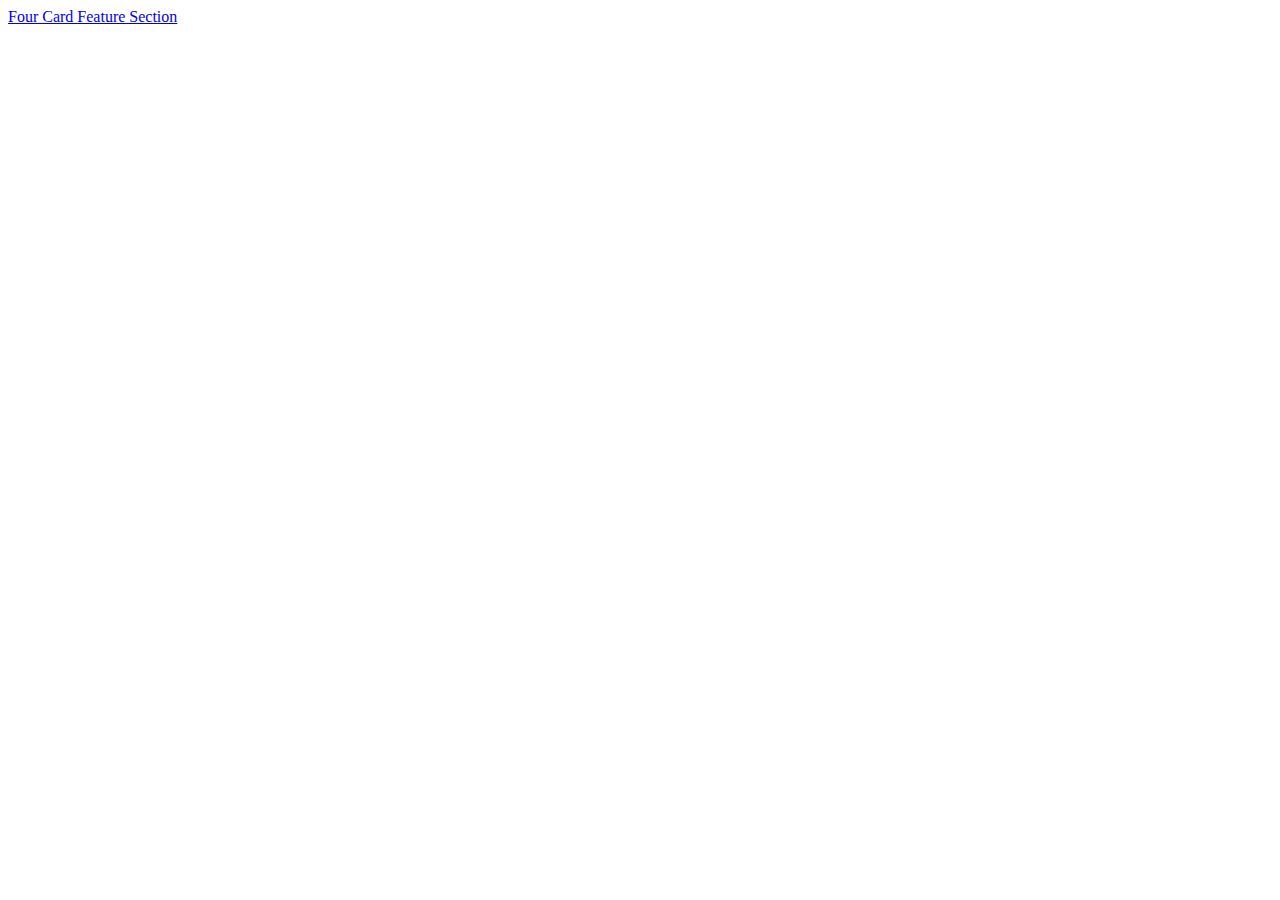
<file: index.html>
<!DOCTYPE html>
<html lang="en">
<head>
    <meta charset="UTF-8">
    <meta http-equiv="X-UA-Compatible" content="IE=edge">
    <meta name="viewport" content="width=device-width, initial-scale=1.0">
    <title>FrontEnd Mentor Chllenge</title>
</head>
<body>
    <a href="./four-card-feature-section-master/index.html">Four Card Feature Section</a>
</body>
</html>
</file>
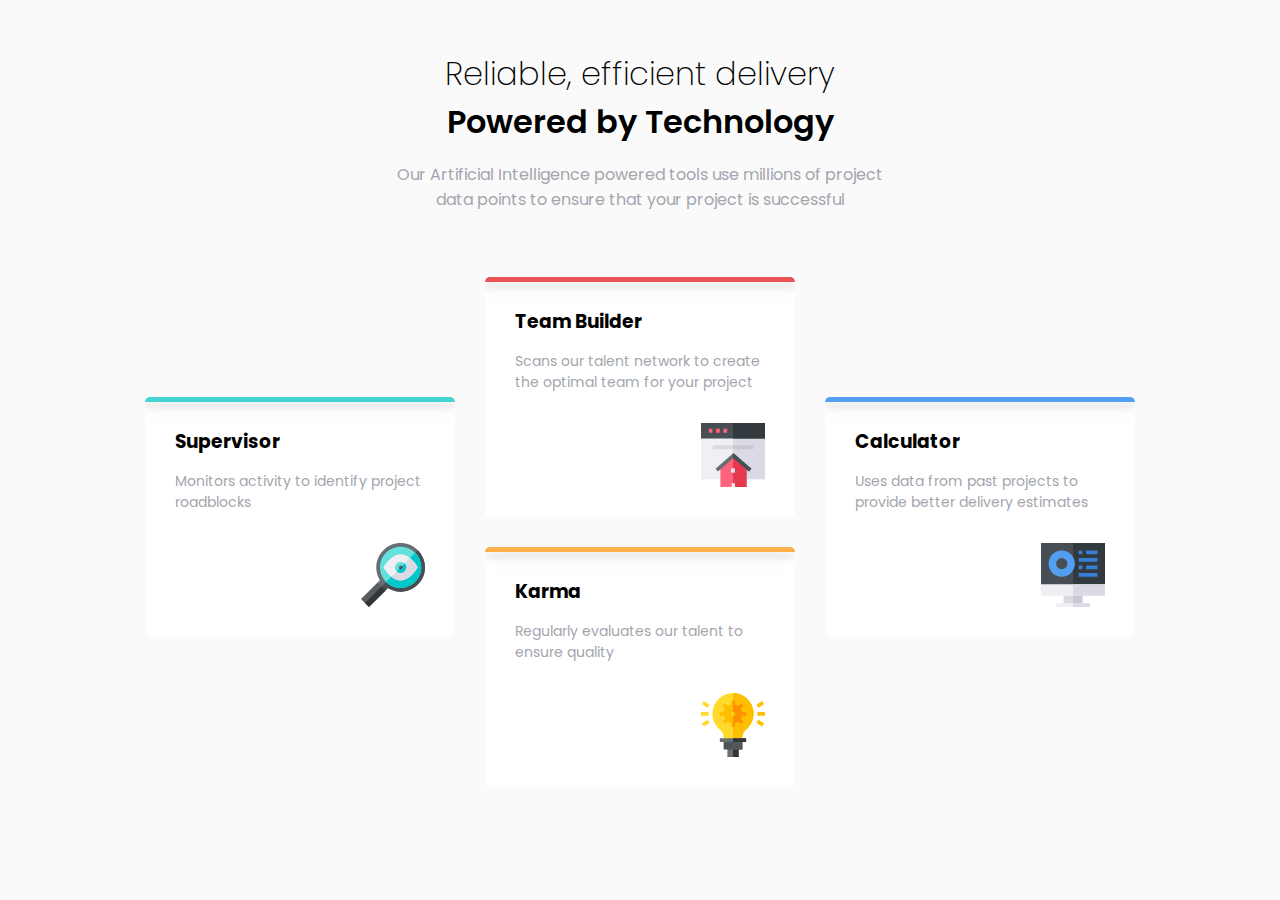
<file: four-card-feature-section-master/index.html>
<!DOCTYPE html>
<html lang="en">

<head>
  <meta charset="UTF-8">
  <meta name="viewport" content="width=device-width, initial-scale=1.0">
  <!-- displays site properly based on user's device -->

  <link rel="icon" type="image/png" sizes="32x32" href="./images/favicon-32x32.png">
  <link rel="stylesheet" href="style.css">

  <title>Frontend Mentor | Four card feature section</title>

</head>

<body>
  <header>
    <h1>Reliable, efficient delivery
      <span>Powered by Technology</span>
    </h1>
    <p>Our Artificial Intelligence powered tools use millions of project data points to ensure that your project is
      successful</p>
  </header>
  <div class="container">
    <div class="box box-cyan box-push">
      <h3>Supervisor</h3>
      <p>Monitors activity to identify project roadblocks</p>
      <img src="./images/icon-supervisor.svg" alt="supervisor">
    </div>
    <div class="box box-red">
      <h3>Team Builder</h3>
      <p>Scans our talent network to create the optimal team for your project
      </p>
      <img src="./images/icon-team-builder.svg" alt="team-builder">
    </div>
    <div class="box box-blue box-push">
      <h3>Calculator</h3>
      <p>Uses data from past projects to provide better delivery estimates
      </p>
      <img src="./images/icon-calculator.svg" alt="calculator">
    </div>
    <div class="box box-orange">
      <h3> Karma</h3>
      <p>Regularly evaluates our talent to ensure quality</p>
      <img src="./images/icon-karma.svg" alt="karma">
    </div>
  </div>

</body>

</html>
</file>
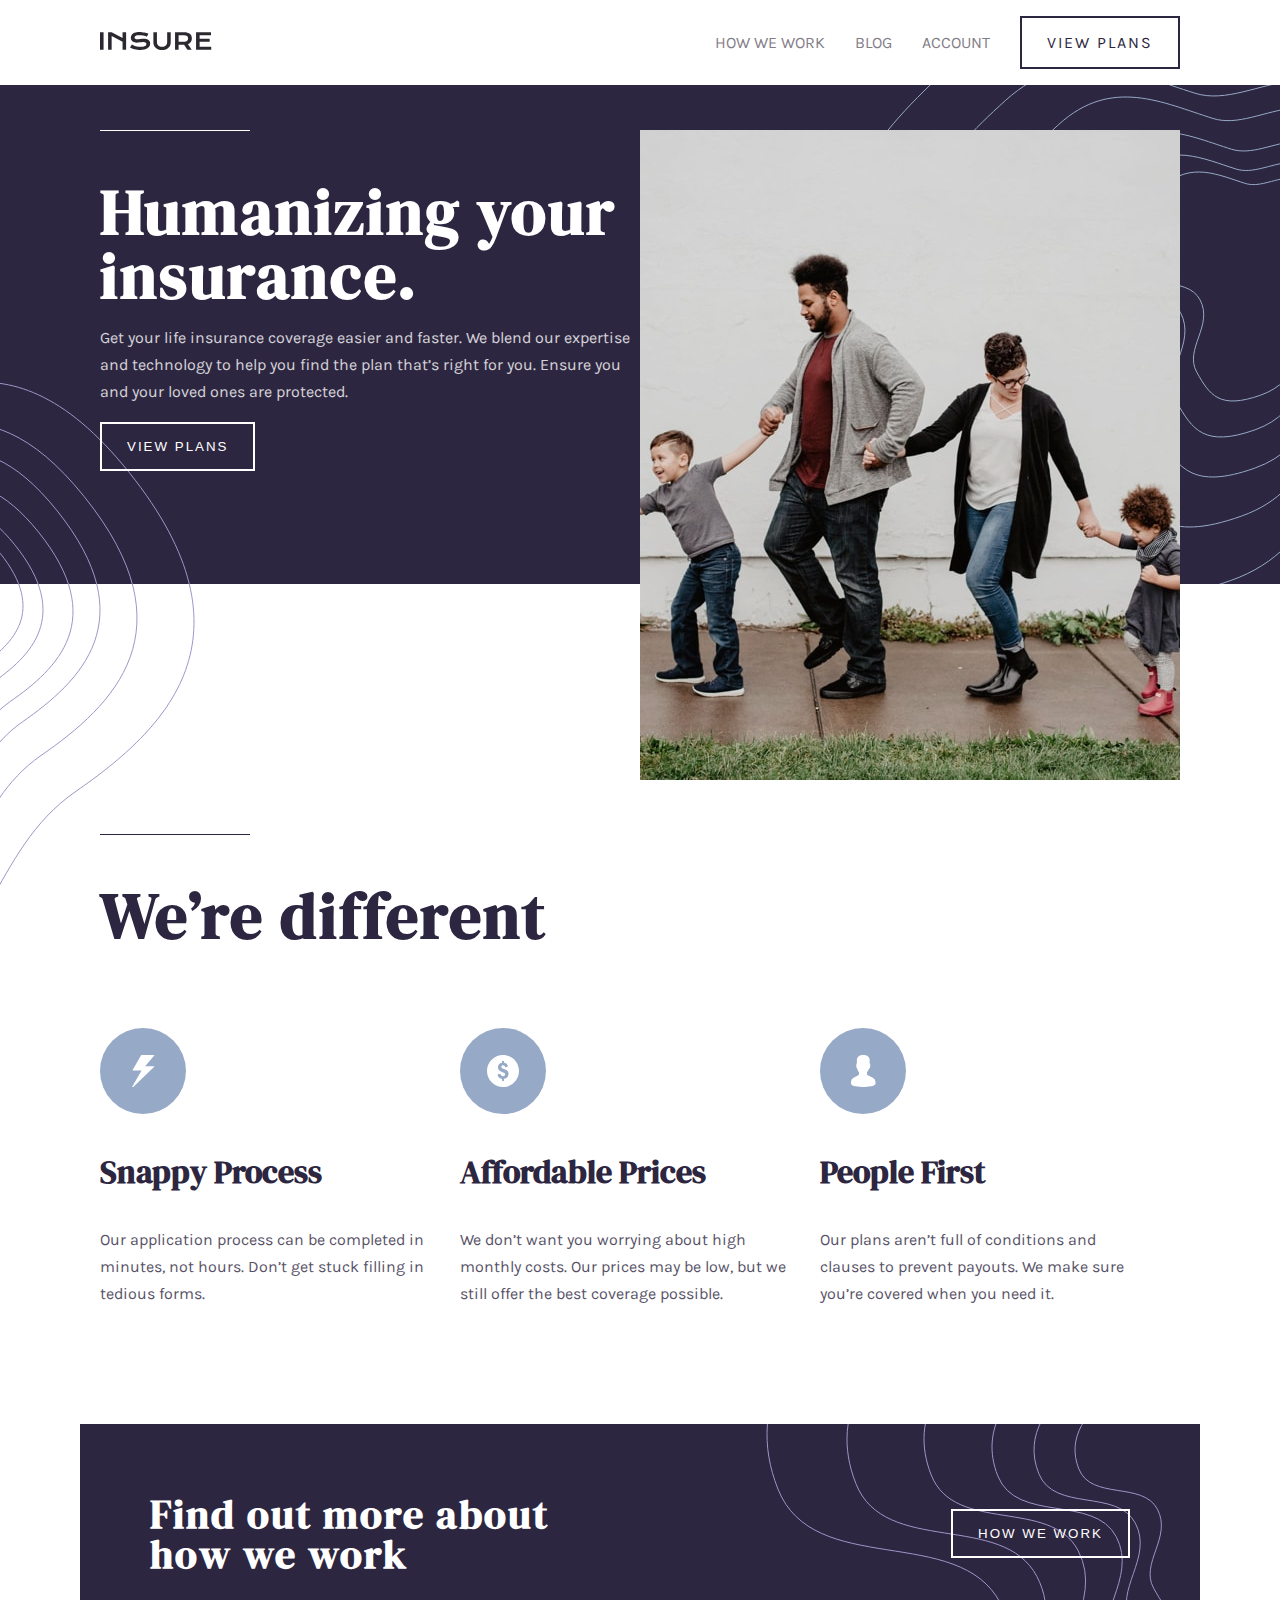
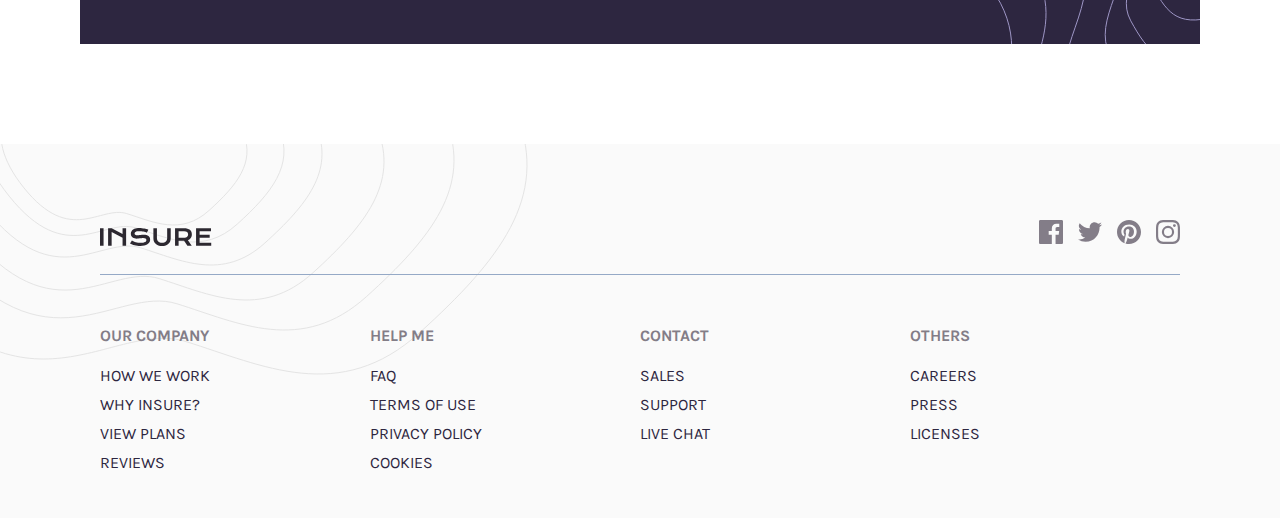
<file: insure-landing-page-master/index.html>
<!DOCTYPE html>
<html lang="en">

<head>
  <meta charset="UTF-8">
  <meta name="viewport" content="width=device-width, initial-scale=1.0">
  <!-- displays site properly based on user's device -->

  <link rel="icon" type="image/png" sizes="32x32" href="./images/favicon-32x32.png">

  <title>Frontend Mentor | Insure landing page</title>

  <link rel="stylesheet" href="style.css">

</head>

<body>

  <nav>
    <div class="container">
      <div class="flex">
        <div class="image-wrapper"> 
          <img src="./images/logo.svg" alt="logo">
        </div>

        <button class="icon-hamburger" id="icon-hamburger">
          <img class="open" src="./images/icon-hamburger.svg" alt="icon-hamburger">
          <img class="close" src="./images/icon-close.svg" alt="icon-close">
        </button>

        <ul id="menu">
          <li><a href="#">How we work</a></li>
          <li><a href="#">Blog</a></li>
          <li><a href="#">Account</a></li>
          <li><a class="btn btn-reverse" href="#">View plans</a></li>
        </ul>
      </div>
    </div>
  </nav>

  <header>
    <div class="container">
      <div class="flex align-start reverse-mobile">
        <div>
          <h1 class="line">
            Humanizing your insurance.
          </h1>
          <p>
            Get your life insurance coverage easier and faster. We blend our expertise
            and technology to help you find the plan that’s right for you. Ensure you
            and your loved ones are protected.
          </p>

          <button class="btn" type="button">View plans</button>
        </div>

        <div>
          <img class="img-intro" src="./images/image-intro-desktop.jpg" alt="intro">
        </div>

      </div>
    </div>
  </header>

  <section class="container">
    <h2 class="line line-violet">We’re different</h2>
    <div class="flex">
      <div class="tile">
        <img src="./images/icon-snappy-process.svg" alt="snappy">
        <h3>
          Snappy Process
        </h3>
        <p>
          Our application process can be completed in minutes, not hours. Don’t get
          stuck filling in tedious forms.
        </p>
      </div>

      <div class="tile">
        <img src="./images/icon-affordable-prices.svg" alt="affordable-prices">
        <h3>
          Affordable Prices
        </h3>
        <p>
          We don’t want you worrying about high monthly costs. Our prices may be low,
          but we still offer the best coverage possible.
        </p>
      </div>

      <div class="tile">
        <img src="./images/icon-people-first.svg" alt="people-first">
        <h3>
          People First
        </h3>
        <p>
          Our plans aren’t full of conditions and clauses to prevent payouts. We make
          sure you’re covered when you need it.
        </p>
      </div>
    </div>
  </section>

  <section class="container bg-violet">
    <div class="flex">
      <div>
        <h2>
          Find out more about how we work
        </h2>
      </div>

      <button class="btn">
        How we work
      </button>
    </div>
  </section>

  <footer>
    <div class="container">
      <div class="flex border-bottom">
        <div>
          <img src="./images/logo.svg" alt="logo">
        </div>

        <ul class="flex">
          <li><a href="#"><img src="./images/icon-facebook.svg" alt="facebook"></a></li>
          <li><a href="#"><img src="./images/icon-twitter.svg" alt="twitter"></a></li>
          <li><a href="#"><img src="./images/icon-pinterest.svg" alt="pinterest"></a></li>
          <li><a href="#"><img src="./images/icon-instagram.svg" alt="instagram"></a></li>
        </ul>
      </div>

      <div class="flex align-start">
        <div>
          <h4>Our company</h4>
          <ul>
            <li><a href="#">How we work</a></li>
            <li><a href="#">Why insure?</a></li>
            <li><a href="#">View plans</a></li>
            <li><a href="#">Reviews</a></li>
          </ul>
        </div>

        <div>
          <h4>Help me</h4>
          <ul>
            <li><a href="#">FAQ</a></li>
            <li><a href="#">Terms of use</a></li>
            <li><a href="#">Privacy policy</a></li>
            <li><a href="#">Cookies</a></li>
          </ul>
        </div>

        <div>
          <h4>Contact</h4>
          <ul>
            <li><a href="#">Sales</a></li>
            <li><a href="#">Support</a></li>
            <li><a href="#">Live chat</a></li>
          </ul>
        </div>

        <div>
          <h4>Others</h4>
          <ul>
            <li><a href="#">Careers</a></li>
            <li><a href="#">Press</a></li>
            <li><a href="#">Licenses</a></li>
          </ul>
        </div>
      </div>
    </div>
  </footer>

  <script src="./script.js"></script>

</body>

</html>
</file>
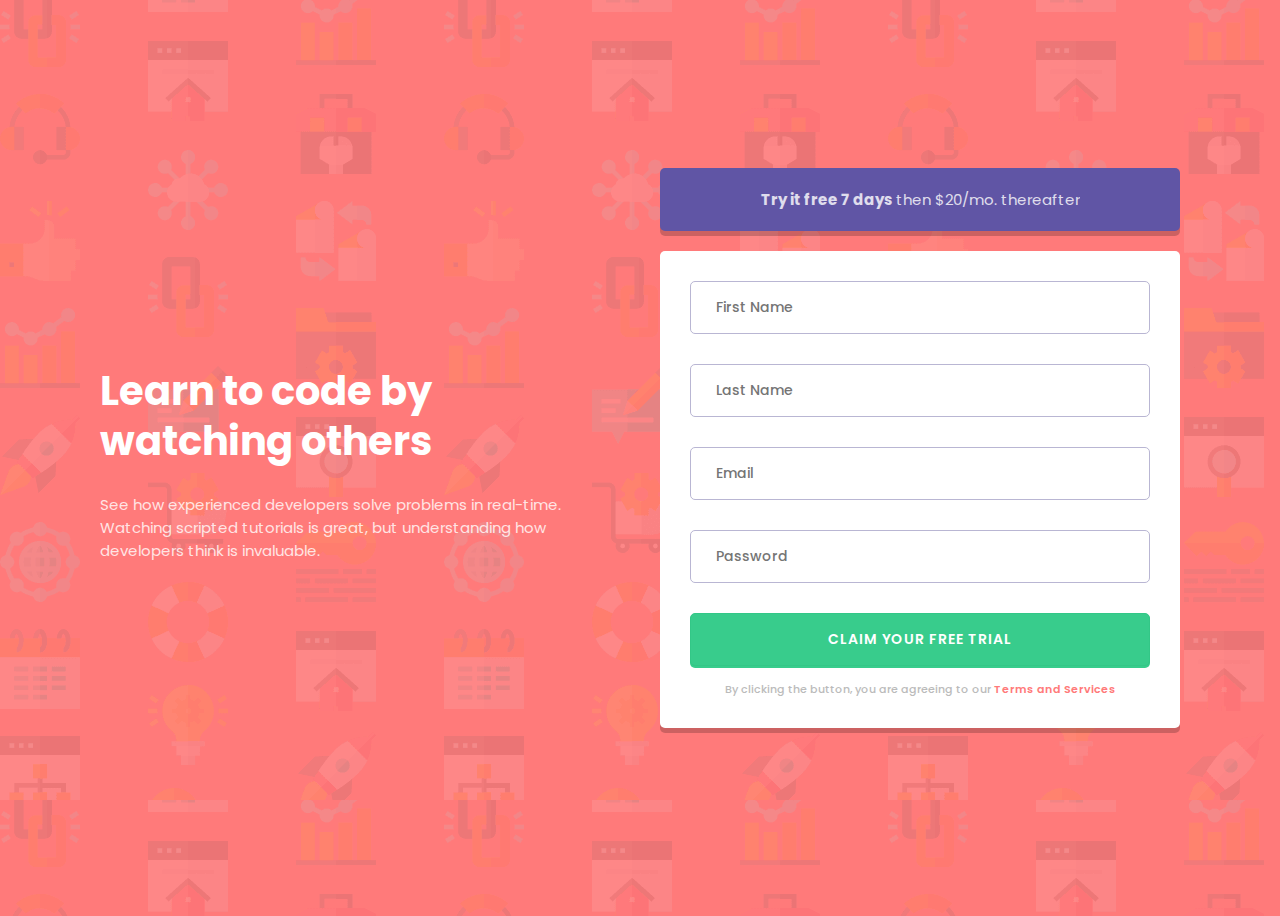
<file: intro-component-with-signup-form-master/index.html>
<!DOCTYPE html>
<html lang="en">

<head>
  <meta charset="UTF-8">
  <meta name="viewport" content="width=device-width, initial-scale=1.0">
  <!-- displays site properly based on user's device -->

  <link rel="icon" type="image/png" sizes="32x32" href="./images/favicon-32x32.png">

  <link rel="stylesheet" href="style.css">
  <title>Frontend Mentor | Intro component with sign up form</title>


</head>

<body>
  <div class="container">
    <div>
      <h1>Learn to code by watching others</h1>
      <p>See how experienced developers solve problems in real-time. Watching scripted tutorials is great,
        but understanding how developers think is invaluable. </p>
    </div>
    <div>
      <div class="box box-blue">
        <p>
          <strong>Try it free 7 days </strong>
          then $20/mo. thereafter</p>
      </div>
      <form action="" id="form" class="box">
        <div class="form-control">
          <input type="text" id="firstname" placeholder="First Name">
          <img src="./images/icon-error.svg" alt="error-icon">
          <small></small>
        </div>
        <div class="form-control">
          <input type="text" id="lastname" placeholder="Last Name">
          <img src="./images/icon-error.svg" alt="error-icon">
          <small></small>
        </div>
        <div class="form-control">
          <input type="email" id="email" placeholder="Email">
          <img src="./images/icon-error.svg" alt="error-icon">
          <small></small>
        </div>
        <div class="form-control">
          <input type="password" id="password" placeholder="Password">
          <img src="./images/icon-error.svg" alt="error-icon">
          <small></small>
        </div>

        <button>Claim your free trial</button>
        <small>By clicking the button, you are agreeing to our <a href="#">Terms and Services</a></small>
      </form>
    </div>
  </div>
<script src="./app.js"></script>
</body>

</html>
</file>
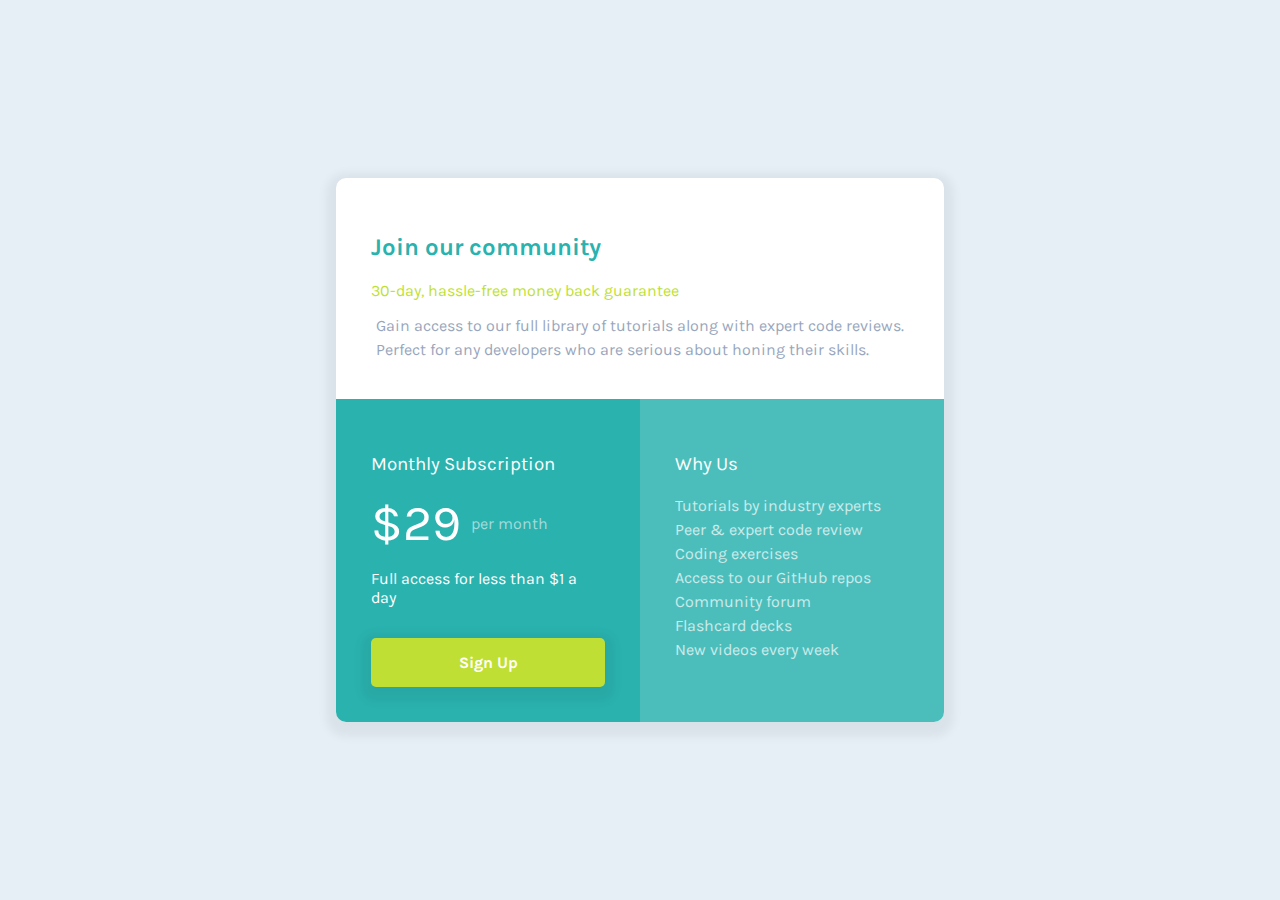
<file: single-price-grid-component-master/index.html>
<!DOCTYPE html>
<html lang="en">

<head>
  <meta charset="UTF-8">
  <meta name="viewport" content="width=device-width, initial-scale=1.0">
  <!-- displays site properly based on user's device -->

  <link rel="icon" type="image/png" sizes="32x32" href="./images/favicon-32x32.png">

  <title>Frontend Mentor | Single Price Grid Component</title>

  <link rel="stylesheet" href="style.css">
</head>

<body>
  <main>
    <section>
      <h2>
        Join our community
      </h2>

      <p class="yellow-text">
        30-day, hassle-free money back guarantee
      </p>

      <p class="grayish-blue">
        Gain access to our full library of tutorials along with expert code reviews.
      </p>
      <p class="grayish-blue">
        Perfect for any developers who are serious about honing their skills.
      </p>
    </section>

    <div class="row">
      <section class="cyan">
        <h3>
          Monthly Subscription
        </h3>

        <p class="faded">
          <span class="big"> &dollar;29</span>
          per month
        </p>

        <p>Full access for less than &dollar;1 a day</p>
        <button>
          Sign Up
        </button>
      </section>
      <section class="light-cyan">
        <h3>
          Why Us
        </h3>
        <ul>
          <li>Tutorials by industry experts</li>
          <li>Peer &amp; expert code review</li>
          <li>Coding exercises</li>
          <li>Access to our GitHub repos</li>
          <li>Community forum</li>
          <li>Flashcard decks</li>
          <li>New videos every week</li>
        </ul>
      </section>
    </div>
  </main>

</body>

</html>
</file>
<file: four-card-feature-section-master/style.css>
@import url('https://fonts.googleapis.com/css2?family=Poppins:wght@200;400;600&display=swap');

body {
    background-color: hsl(0, 0%, 98%);
    font-family: 'Poppins', sans-serif;
}

header {
    margin: 50px auto;
    max-width: 500px;
    text-align: center;
}

h1 {
    font-weight: 200;
    margin: 0;
}

h1 span {
    font-weight: 600;
}

p {
    color: hsl(229, 6%, 66%);
}

.container {
    margin: 0 auto;
    display: flex;
    flex-wrap: wrap;
    justify-content: center;
    max-width: 1140px;
}

.box {
    margin: 15px;
    padding: 30px;
    width: 250px;
    border-radius: 5px;
    position: relative;
    overflow: hidden;
    background-color: white;
}

.box::after {
    content: '';
    position: absolute;
    top: 0;
    left: 0;
    height: 5px;
    width: 100%;
    box-shadow: 0 10px 20px rgba(0, 0, 0, 0.05), 0 6px 6px rgba(0, 0, 0, 0.1);
}

.box-red::after {
    background-color: hsl(0, 78%, 62%);
}

.box-cyan::after {
    background-color: hsl(180, 62%, 55%);
}

.box-orange::after {
    background-color: hsl(34, 97%, 64%);
}

.box-blue::after {
    background-color: hsl(212, 86%, 64%);
}

.box h3 {
    margin: 0;
}

.box p {
    font-size: 14px;
    margin: 15px 0 30px;
}

.box img {
    display: block;
    margin-left: auto;
}

.box-push {
    transform: translateY(50%);
}

@media (max-width: 775px) {
    .box-push {
        transform: translateY(0);
    }
}
</file>
<file: insure-landing-page-master/style.css>
@import url('https://fonts.googleapis.com/css2?family=DM+Serif+Display&family=Karla:wght@400;700&display=swap');

:root {
    --dark-violet: hsl(256, 26%, 20%);
    --grayish-blue: hsl(216, 30%, 68%);
    --very-dark-violet: hsl(270, 9%, 17%);
    --dark-grayish-violet: hsl(273, 4%, 51%);
    --very-light-gray: hsl(0, 0%, 98%);
}

* {
    box-sizing: border-box;
}

body {
    margin: 0;
    color: var(--dark-violet);
    font-family: 'Karla', sans-serif;
    font-size: 16px;
}

h1,
h2,
h3 {
    font-family: 'DM Serif Display', serif;
}

h1,
h2 {
    font-size: 4em;
    letter-spacing: 2px;
    line-height: 1;
    position: relative;
    margin: 0;
    padding-top: 50px;
}

h3 {
    font-size: 2em;
}

p {
    opacity: 0.8;
    line-height: 1.7;
}

.line::before {
    content: '';
    background-color: white;
    position: absolute;
    top: 0;
    left: 0;
    height: 1px;
    width: 150px;
}

.line-violet::before {
    background-color: var(--dark-violet);
}

.btn {
    background-color: transparent;
    border: 2px solid white;
    padding: 15px 25px;
    color: white;
    display: inline-block;
    text-transform: uppercase;
    letter-spacing: 2px;
    cursor: pointer;
}

.btn-reverse {
    border-color: var(--dark-violet);
    color: var(--dark-violet);
}

.container {
    padding: 0 20px;
    margin: 0 auto;
    max-width: 100%;
    width: 1120px;
}

.flex {
    display: flex;
    align-items: center;
    justify-content: space-between;
}

.flex>div {
    flex: 1;
}

.align-start {
    align-items: flex-start;
}

nav {
    position: fixed;
    background-color: white;
    top: 0;
    left: 0;
    width: 100vw;
    z-index: 100;
}

nav .icon-hamburger {
    display: none;
}

nav .icon-hamburger:focus {
    outline: none;
}

nav ul {
    display: flex;
    align-items: center;
    list-style-type: none;
    padding: 0;
}

nav li {
    margin-left: 30px;
}

nav li a {
    color: var(--dark-grayish-violet);
    text-transform: uppercase;
    text-decoration: none;
}

header * {
    z-index: 1;
}

header {
    background-color: var(--dark-violet);
    color: white;
    padding: 50px 0;
    position: relative;
    margin-bottom: 250px;
    margin-top: 80px;
}

header::after {
    content: '';
    background-image: url(./images/bg-pattern-intro-right-desktop.svg);
    background-repeat: no-repeat;
    background-position: top right;
    position: absolute;
    top: 0;
    right: 0;
    width: 50%;
    height: 100%;
}

header::before {
    content: '';
    background-image: url(./images/bg-pattern-intro-left-desktop.svg);
    background-repeat: no-repeat;
    background-position: bottom left;
    position: absolute;
    bottom: -60%;
    left: 0;
    width: 100%;
    height: 100%;
    z-index: 0;
}

.img-intro {
    max-width: 100%;
    margin-bottom: -250px;
}

.bg-violet {
    background-color: var(--dark-violet);
    background-image: url(./images/bg-pattern-how-we-work-desktop.svg);
    background-repeat: no-repeat;
    background-position: top right;
    color: white;
    padding: 70px;
    margin: 100px auto;
}

.bg-violet h2 {
    padding: 0;
    color: white;
    font-size: 2.5em;
    width: 50%;
}

.tile {
    margin-top: 80px;
    margin-right: 30px;
}

footer {
    background-color: var(--very-light-gray);
    background-image: url(./images/bg-pattern-footer-desktop.svg);
    background-repeat: no-repeat;
    background-position: top left;
    padding: 60px 0 30px;
}


footer h4 {
    color: var(--dark-grayish-violet);
    text-transform: uppercase;
}

footer ul {
    padding: 0;
    list-style-type: none;
}

footer ul.flex li:not(:first-child) {
    margin-left: 15px;
}

footer li {
    margin-bottom: 10px;
}

footer li a {
    color: var(--dark-violet);
    text-transform: uppercase;
    text-decoration: none;
}

.border-bottom {
    border-bottom: 1px solid var(--grayish-blue);
    margin-bottom: 30px;
}

@media screen and (max-width: 768px) {
    body {
        text-align: center;
    }

    .flex {
        flex-direction: column;
    }

    nav {
        padding: 20px 0;
    }

    nav .icon-hamburger {
        background-color: transparent;
        border: 0;
        cursor: pointer;
        display: flex;
    }

    nav .icon-hamburger .close {
        display: none;
    }

    nav .icon-hamburger.show .open {
        display: none;
    }

    nav .icon-hamburger.show .close {
        display: block;
    }

    nav .flex {
        flex-direction: row;
    }

    nav ul {
        display: none;
    }

    nav ul.show {
        display: flex;
        background-color: var(--very-dark-violet);
        flex-direction: column;
        position: fixed;
        margin: 0;
        padding-top: 30px;
        top: 70px;
        left: 0;
        width: 100vw;
        height: calc(100vh - 70px);
        z-index: 100;       
    }

    nav ul li {
        margin: 20px 0;
    }

    nav .image-wrapper {
        text-align: left;
    }

    nav ul a {
        color: white;
    }

    .btn-reverse {
        border-color: white;
        color: white;
    }

    header {
        padding-top: 0;
        margin-bottom: 50px;
    }

    header::before,
    header::after {
        display: none;
    }

    .reverse-mobile {
        flex-direction: column-reverse;
    }

    .img-intro {
        display: inline-block;
        margin-bottom: -10px;
        margin-left: -20px;
        max-width: calc(100% + 40px);
    }

    .line::before {
        left: 50%;
        transform: translateX(-50%);
    }

    .bg-violet {
        background-image: url(./images/bg-pattern-how-we-work-mobile.svg);
    }

    .bg-violet h2 {
        margin-bottom: 20px;
        width: 100%;
    }

    footer {
        background-image: url(./images/bg-pattern-footer-mobile.svg);
        background-size: 100% auto;
        background-position: top center;
    }

    footer ul.flex {
        flex-direction: row;
    }

    footer .flex div {
        width: 100%;
    }
}
</file>
<file: intro-component-with-signup-form-master/style.css>
@import url('https://fonts.googleapis.com/css2?family=Poppins:wght@200;400;500;600;700&display=swap');

* {
    box-sizing: border-box;
}

body {
    background-color: hsl(0, 100%, 74%);
    background-image: url(./images/bg-intro-desktop.png);
    color: white;
    font-family: 'Poppins', sans-serif;
}

.container {
    display: flex;
    flex-wrap: wrap;
    align-items: center;
    justify-content: center;
    /* padding: 20px; */
    margin: 0 auto;
    max-width: 1120px;
    min-height: 100vh;
}

.container>div {
    flex: 1;
    padding: 0 20px;
}

h1 {
    font-size: 40px;
    line-height: 50px;
}

p {
    font-size: 15px;
    opacity: 0.8;
}

.box {
    background-color: white;
    border-radius: 5px;
    padding: 30px;
    box-shadow: 0 5px rgba(0, 0, 0, 0.2);
    margin-bottom: 20px;
    text-align: center;
}

.box-blue {
    background-color: hsl(248, 32%, 49%);
    padding: 20px;
}

.box p {
    margin: 0;
}

.form-control {
    margin-bottom: 30px;
    position: relative;
}

.form-control small {
    text-align: center;
    position: absolute;
    bottom: -20px;
    right: 0;
    opacity: 0;
    color: hsl(0, 100%, 74%);
    font-weight: 600;
}

input {
    display: block;
    width: 100%;
    padding: 15px 25px;
    border-radius: 5px;
    font-family: 'Poppins', sans-serif;
    font-weight: 500;
    font-size: 14px;
    border: 1.3px solid hsl(246, 25%, 77%);
}

.form-control.error input {
    border-color: hsl(0, 100%, 74%);
    color: hsl(0, 100%, 74%);
}

.form-control.error input::placeholder {
    color: hsl(0, 100%, 74%);
}

input:focus {
    border: 1.3px solid hsl(248, 32%, 49%);
    outline: none;
}

.form-control img {
    opacity: 0;
    position: absolute;
    top: 50%;
    transform: translateY(-50%);
    right: 15px;
    height: 20px;
}

.form-control.error img {
    opacity: 1;
}

button {
    background-color: hsl(154, 59%, 51%);
    display: block;
    width: 100%;
    padding: 15px 25px;
    border-radius: 5px;
    font-family: 'Poppins', sans-serif;
    font-weight: 600;
    font-size: 14px;
    border: 1px solid hsl(154, 59%, 49%);
    color: white;
    cursor: pointer;
    box-shadow: 0 2px hsl(154, 59%, 51%);
    text-transform: uppercase;
    letter-spacing: 1px;
}

button:focus {
    outline: none;
}

button:active {
    transform: translateY(2px);
    box-shadow: 0 0 hsl(154, 59%, 45%);
}

small {
    color: #bbb;
    display: block;
    font-size: 11px;
    margin-top: 15px;
    font-weight: 500;
}

.form-control small {
    opacity: 0;
}

.form-control.error small {
    opacity: 1;
}

small a {
    color: hsl(0, 100%, 74%);
    text-decoration: none;
    font-weight: 600;
}

@media screen and (max-width: 768px) {
    h1 {
        text-align: center;
    }

    p {
        text-align: center;
    }

    .container {
        flex-direction: column;
    }
}
</file>
<file: single-price-grid-component-master/style.css>
@import url('https://fonts.googleapis.com/css2?family=Karla:wght@400;700&family=Open+Sans&family=Poppins:wght@400;500;600;700&display=swap');

* {
    box-sizing: border-box;
}

body {
    display: flex;
    font-family: 'Karla', sans-serif;
    min-height: 100vh;
    justify-content: center;
    align-items: center;
    margin: 0;
    background-color: hsl(204, 43%, 93%);
    padding: 30px;
}

main {
    background-color: white;
    max-width: 800px;
    margin: auto;
    box-shadow: 0 5px 10px 10px rgba(0, 0, 0, 0.05);
    border-radius: 10px;
    overflow: hidden;
}

.row {
    display: flex;
}

.row>section {
    flex: 1;
}

section {
    padding: 35px;
}

h2 {
    color: hsl(179, 62%, 43%);
}



.grayish-blue {
    color: hsl(218, 22%, 67%);
    margin: 5px;
}

.yellow-text {
    color: hsl(71, 73%, 54%);
}

.cyan {
    background-color: hsl(179, 62%, 43%);
    color: white;
}

.light-cyan {
    background-color: hsl(179, 47%, 52%);
    color: white;
}

p {
    font-size: 16px;
}

h3 {
    font-weight: 400;
}

p.faded {
    color: hsl(179, 43%, 75%);
    display: flex;
    align-items: center;
}

p.faded span {
    font-size: 50px;
    color: white;
    margin-right: 10px;
}

button {
    background-color: hsl(71, 73%, 54%);
    margin-top: 15px;
    color: white;
    font-family: 'Karla', sans-serif;
    border-radius: 5px;
    font-size: 16px;
    font-weight: 700;
    padding: 15px 0;
    width: 100%;
    border: none;
    box-shadow: 0 5px 10px 10px rgba(0, 0, 0, 0.05);
}

button:focus {
    outline: none;
}

ul {
    list-style-type: none;
    padding: 0;
    opacity: 0.7;
}

ul li {
    line-height: 24px;
}

@media screen and (max-width:600px) {
    .row {
        flex-direction: column;
    }
}
</file>
